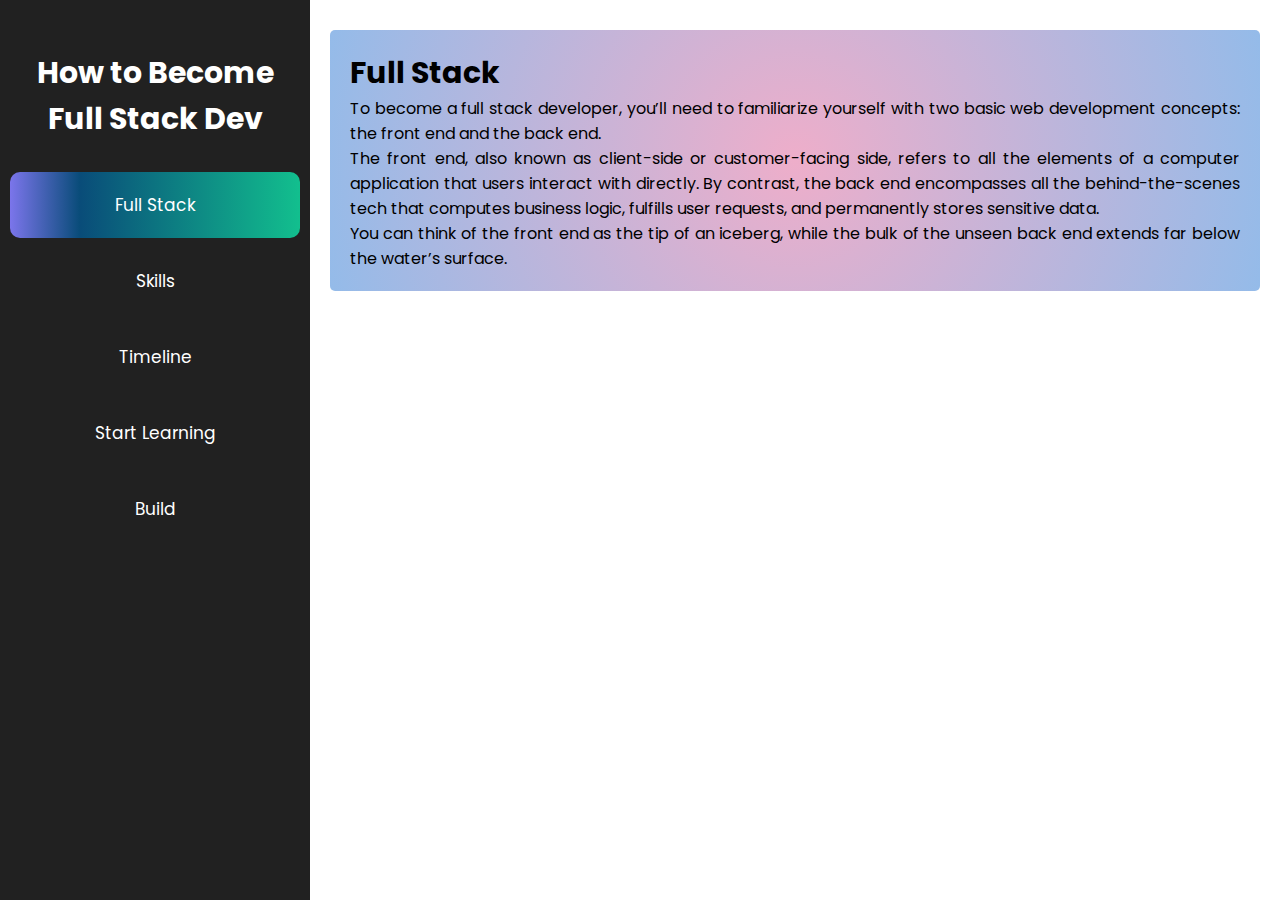
<file: index.html>
<!DOCTYPE html>
<html lang="en">
  <head>
    <meta charset="UTF-8" />
    <meta http-equiv="X-UA-Compatible" content="IE=edge" />
    <meta name="viewport" content="width=device-width, initial-scale=1.0" />
    <title>Technical Documentation - Full Stack</title>
    <link rel="stylesheet" href="styles.css" />
  </head>
 <!-- Google Tag Manager -->
<script>(function(w,d,s,l,i){w[l]=w[l]||[];w[l].push({'gtm.start':
  new Date().getTime(),event:'gtm.js'});var f=d.getElementsByTagName(s)[0],
  j=d.createElement(s),dl=l!='dataLayer'?'&l='+l:'';j.async=true;j.src=
  'https://www.googletagmanager.com/gtm.js?id='+i+dl;f.parentNode.insertBefore(j,f);
  })(window,document,'script','dataLayer','GTM-P95NZKG');</script>
  <!-- End Google Tag Manager -->
  <body>
   <!-- Google Tag Manager (noscript) -->
<noscript><iframe src="https://www.googletagmanager.com/ns.html?id=GTM-P95NZKG"
  height="0" width="0" style="display:none;visibility:hidden"></iframe></noscript>
  <!-- End Google Tag Manager (noscript) -->
    <!-- Start of side nav -->
    <nav id="navbar">
      <header>How to Become Full Stack Dev</header>
      <ul>
        <li>
          <a class="nav-link active" href="index.html">Full Stack</a>
        </li>
        <li>
          <a class="nav-link" href="skills.html">Skills</a>
        </li>
        <li>
          <a class="nav-link" href="timeline.html">Timeline</a>
        </li>
        <li>
          <a class="nav-link" href="start-learning.html">Start Learning</a>
        </li>
        <li>
          <a class="nav-link" href="build.html">Build</a>
        </li>
      </ul>
    </nav>
    <!-- End of sidenav -->
    <main id="main-doc">
      <section class="main-section" id="Full_Stack">
        <header>Full Stack</header>
        <p>
          To become a full stack developer, you’ll need to familiarize yourself
          with two basic web development concepts: the front end and the back
          end.
        </p>
        <p>
          The front end, also known as client-side or customer-facing side,
          refers to all the elements of a computer application that users
          interact with directly. By contrast, the back end encompasses all the
          behind-the-scenes tech that computes business logic, fulfills user
          requests, and permanently stores sensitive data.
        </p>
        <p>
          You can think of the front end as the tip of an iceberg, while the
          bulk of the unseen back end extends far below the water’s surface.
        </p>
      </section>
  </body>
</html>
</file>
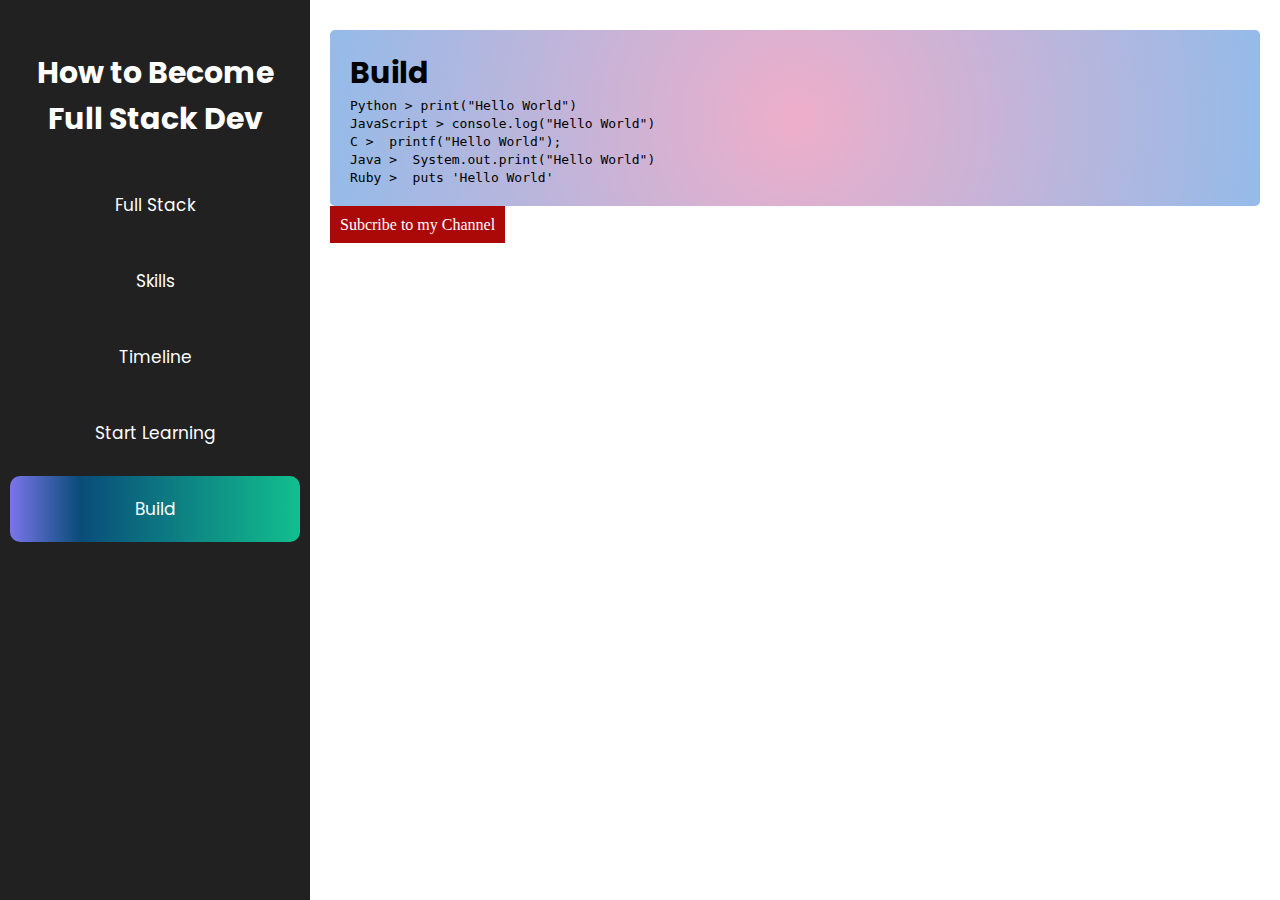
<file: build.html>
<!DOCTYPE html>
<html lang="en">
  <head>
    <meta charset="UTF-8" />
    <meta http-equiv="X-UA-Compatible" content="IE=edge" />
    <meta name="viewport" content="width=device-width, initial-scale=1.0" />
    <title>Technical Documentation - Build</title>
    <link rel="stylesheet" href="styles.css" />
  </head>
  <!-- Google Tag Manager -->
<script>(function(w,d,s,l,i){w[l]=w[l]||[];w[l].push({'gtm.start':
  new Date().getTime(),event:'gtm.js'});var f=d.getElementsByTagName(s)[0],
  j=d.createElement(s),dl=l!='dataLayer'?'&l='+l:'';j.async=true;j.src=
  'https://www.googletagmanager.com/gtm.js?id='+i+dl;f.parentNode.insertBefore(j,f);
  })(window,document,'script','dataLayer','GTM-P95NZKG');</script>
  <!-- End Google Tag Manager -->
  <body>
    <!-- Google Tag Manager (noscript) -->
<noscript><iframe src="https://www.googletagmanager.com/ns.html?id=GTM-P95NZKG"
  height="0" width="0" style="display:none;visibility:hidden"></iframe></noscript>
  <!-- End Google Tag Manager (noscript) -->
    <!-- Start of side nav -->
    <nav id="navbar">
      <header>How to Become Full Stack Dev</header>
      <ul>
        <li>
          <a class="nav-link" href="index.html">Full Stack</a>
        </li>
        <li>
          <a class="nav-link" href="skills.html">Skills</a>
        </li>
        <li>
          <a class="nav-link" href="timeline.html">Timeline</a>
        </li>
        <li>
          <a class="nav-link" href="start-learning.html">Start Learning</a>
        </li>
        <li>
          <a class="nav-link active" href="build.html">Build</a>
        </li>
      </ul>
    </nav>
    <!-- End of sidenav -->
    <main id="main-doc">
      <section class="main-section" id="Build">
        <header>Build</header>
        <code> Python >&nbsp;print("Hello World") </code><br />
        <code>JavaScript >&nbsp;console.log("Hello World")</code><br />
        <code>C > &nbsp;printf("Hello World");</code><br />
        <code>Java > &nbsp;System.out.print("Hello World")</code><br />
        <code>Ruby > &nbsp;puts 'Hello World' </code><br />
      </section>
      <a class="yt-subscribe" href="https://www.youtube.com" target="_blank">Subcribe to my Channel</a>
    </main>
  </body>
</html>
</file>
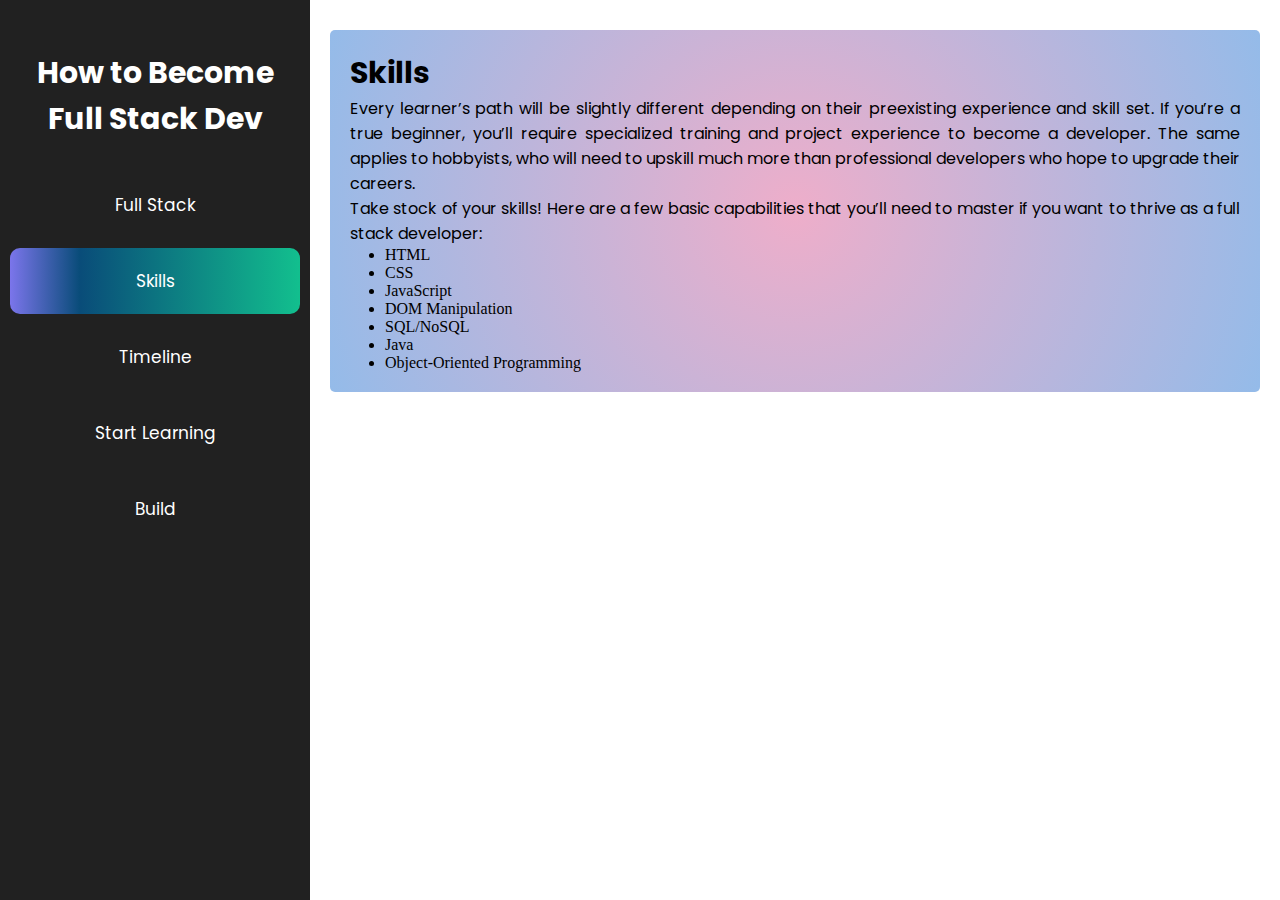
<file: skills.html>
<!DOCTYPE html>
<html lang="en">
  <head>
    <meta charset="UTF-8" />
    <meta http-equiv="X-UA-Compatible" content="IE=edge" />
    <meta name="viewport" content="width=device-width, initial-scale=1.0" />
    <title>Technical Documentation - Skills</title>
    <link rel="stylesheet" href="styles.css" />
  </head>
 <!-- Google Tag Manager -->
<script>(function(w,d,s,l,i){w[l]=w[l]||[];w[l].push({'gtm.start':
  new Date().getTime(),event:'gtm.js'});var f=d.getElementsByTagName(s)[0],
  j=d.createElement(s),dl=l!='dataLayer'?'&l='+l:'';j.async=true;j.src=
  'https://www.googletagmanager.com/gtm.js?id='+i+dl;f.parentNode.insertBefore(j,f);
  })(window,document,'script','dataLayer','GTM-P95NZKG');</script>
  <!-- End Google Tag Manager -->
  <body>
   <!-- Google Tag Manager (noscript) -->
<noscript><iframe src="https://www.googletagmanager.com/ns.html?id=GTM-P95NZKG"
  height="0" width="0" style="display:none;visibility:hidden"></iframe></noscript>
  <!-- End Google Tag Manager (noscript) -->
    <!-- Start of side nav -->
    <nav id="navbar">
      <header>How to Become Full Stack Dev</header>
      <ul>
        <li>
          <a class="nav-link" href="index.html">Full Stack</a>
        </li>
        <li>
          <a class="nav-link active" href="skills.html">Skills</a>
        </li>
        <li>
          <a class="nav-link" href="timeline.html">Timeline</a>
        </li>
        <li>
          <a class="nav-link" href="start-learning.html">Start Learning</a>
        </li>
        <li>
          <a class="nav-link" href="build.html">Build</a>
        </li>
      </ul>
    </nav>
    <!-- End of sidenav -->
    <main id="main-doc">
      <section class="main-section" id="Skills">
        <header>Skills</header>
        <p>
          Every learner’s path will be slightly different depending on their
          preexisting experience and skill set. If you’re a true beginner,
          you’ll require specialized training and project experience to become a
          developer. The same applies to hobbyists, who will need to upskill
          much more than professional developers who hope to upgrade their
          careers.
        </p>
        <p>
          Take stock of your skills! Here are a few basic capabilities that
          you’ll need to master if you want to thrive as a full stack developer:
        </p>
        <ul class="tab">
          <li>HTML</li>
          <li>CSS</li>
          <li>JavaScript</li>
          <li>DOM Manipulation</li>
          <li>SQL/NoSQL</li>
          <li>Java</li>
          <li>Object-Oriented Programming</li>
        </ul>
      </section>
  </body>
</html>
</file>
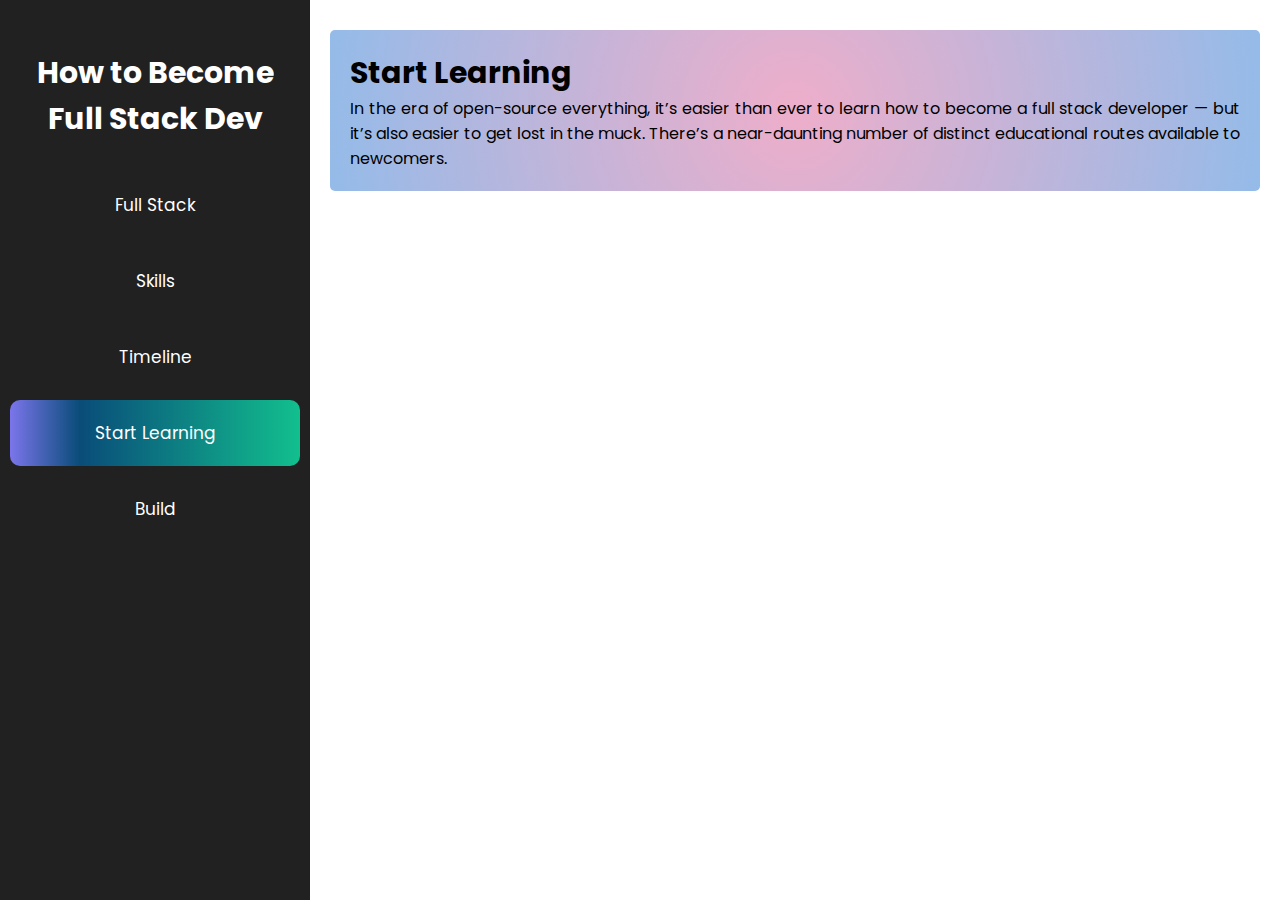
<file: start-learning.html>
<!DOCTYPE html>
<html lang="en">
  <head>
    <meta charset="UTF-8" />
    <meta http-equiv="X-UA-Compatible" content="IE=edge" />
    <meta name="viewport" content="width=device-width, initial-scale=1.0" />
    <title>Technical Documentation - Start Learning</title>
    <link rel="stylesheet" href="styles.css" />
  </head>
  <!-- Google Tag Manager -->
<script>(function(w,d,s,l,i){w[l]=w[l]||[];w[l].push({'gtm.start':
  new Date().getTime(),event:'gtm.js'});var f=d.getElementsByTagName(s)[0],
  j=d.createElement(s),dl=l!='dataLayer'?'&l='+l:'';j.async=true;j.src=
  'https://www.googletagmanager.com/gtm.js?id='+i+dl;f.parentNode.insertBefore(j,f);
  })(window,document,'script','dataLayer','GTM-P95NZKG');</script>
  <!-- End Google Tag Manager -->
  <body>
   <!-- Google Tag Manager (noscript) -->
<noscript><iframe src="https://www.googletagmanager.com/ns.html?id=GTM-P95NZKG"
  height="0" width="0" style="display:none;visibility:hidden"></iframe></noscript>
  <!-- End Google Tag Manager (noscript) -->
    <!-- Start of side nav -->
    <nav id="navbar">
      <header>How to Become Full Stack Dev</header>
      <ul>
        <li>
          <a class="nav-link" href="index.html">Full Stack</a>
        </li>
        <li>
          <a class="nav-link" href="skills.html">Skills</a>
        </li>
        <li>
          <a class="nav-link" href="timeline.html">Timeline</a>
        </li>
        <li>
          <a class="nav-link active" href="start-learning.html">Start Learning</a>
        </li>
        <li>
          <a class="nav-link" href="build.html">Build</a>
        </li>
      </ul>
    </nav>
    <!-- End of sidenav -->
    <main id="main-doc">
      <section class="main-section" id="Start_Learning">
        <header>Start Learning</header>
        <p>
          In the era of open-source everything, it’s easier than ever to learn
          how to become a full stack developer — but it’s also easier to get
          lost in the muck. There’s a near-daunting number of distinct
          educational routes available to newcomers.
        </p>
      </section>
  </body>
</html>
</file>
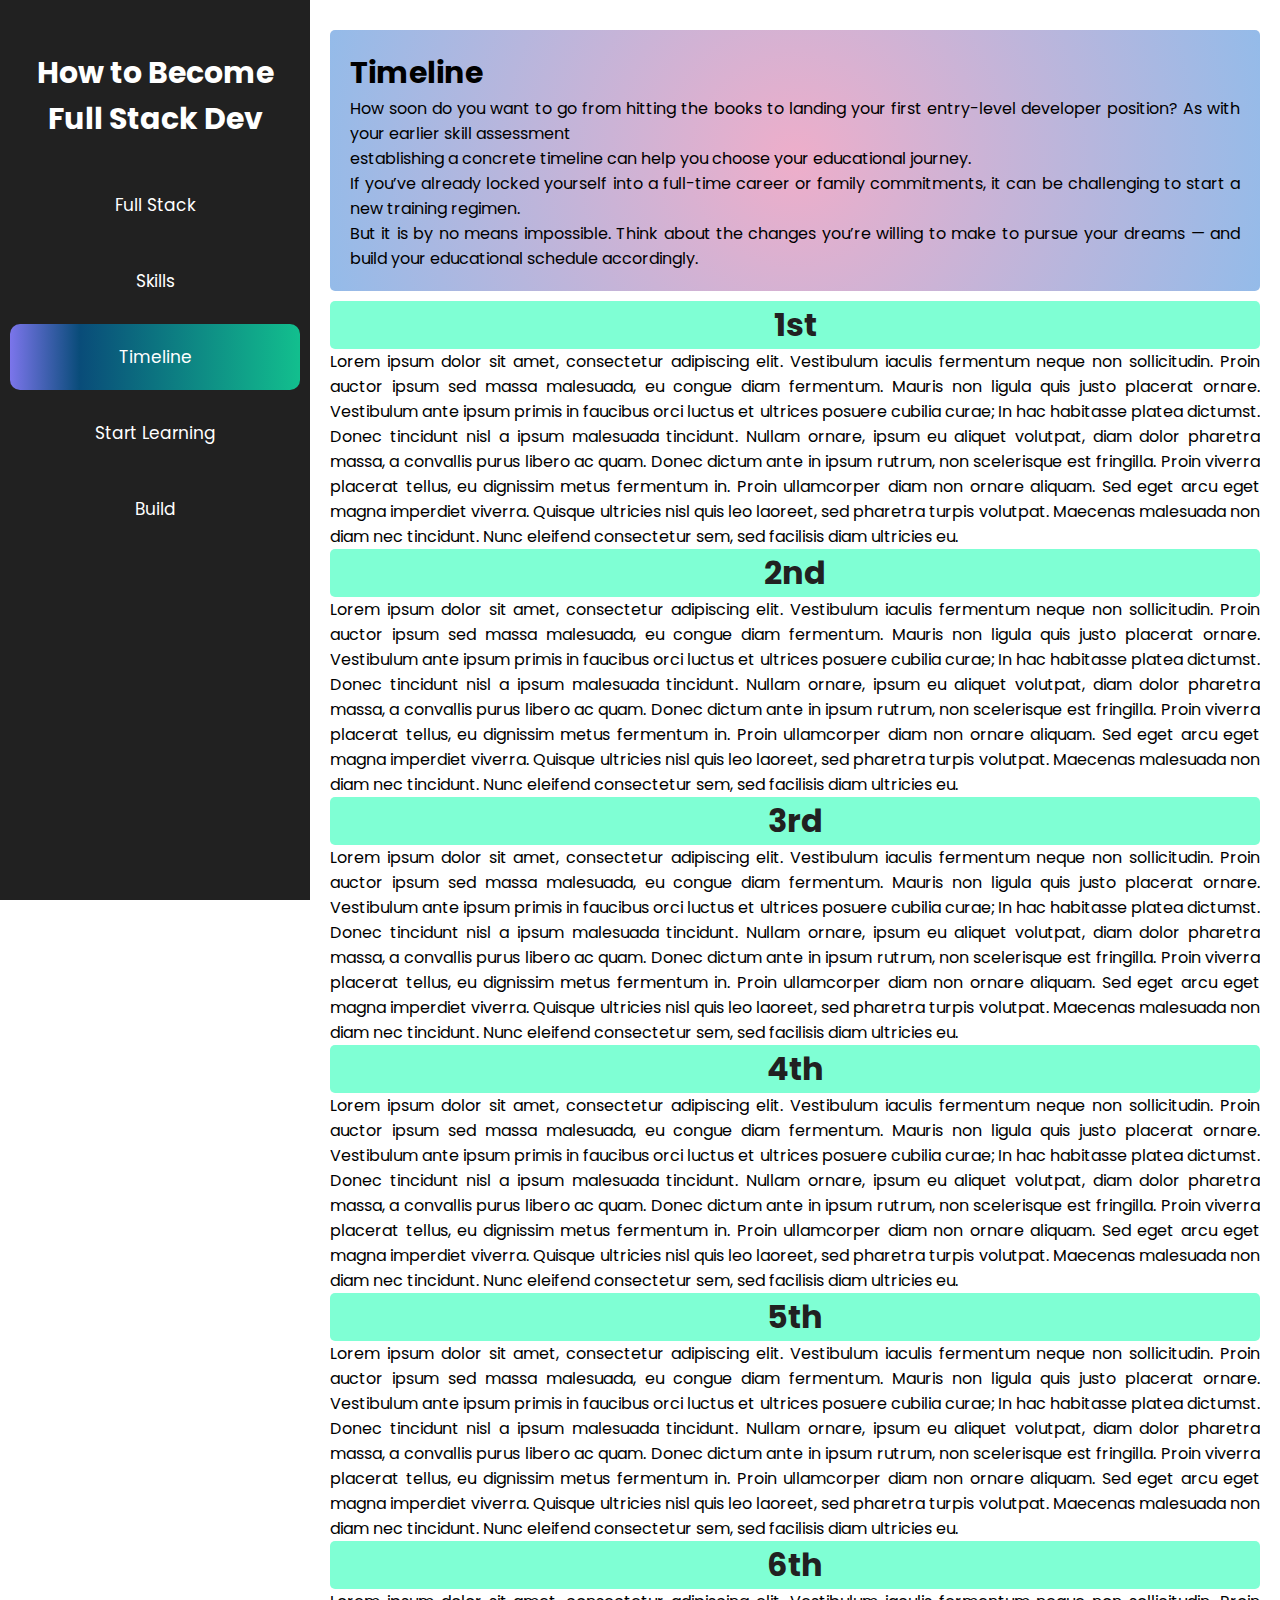
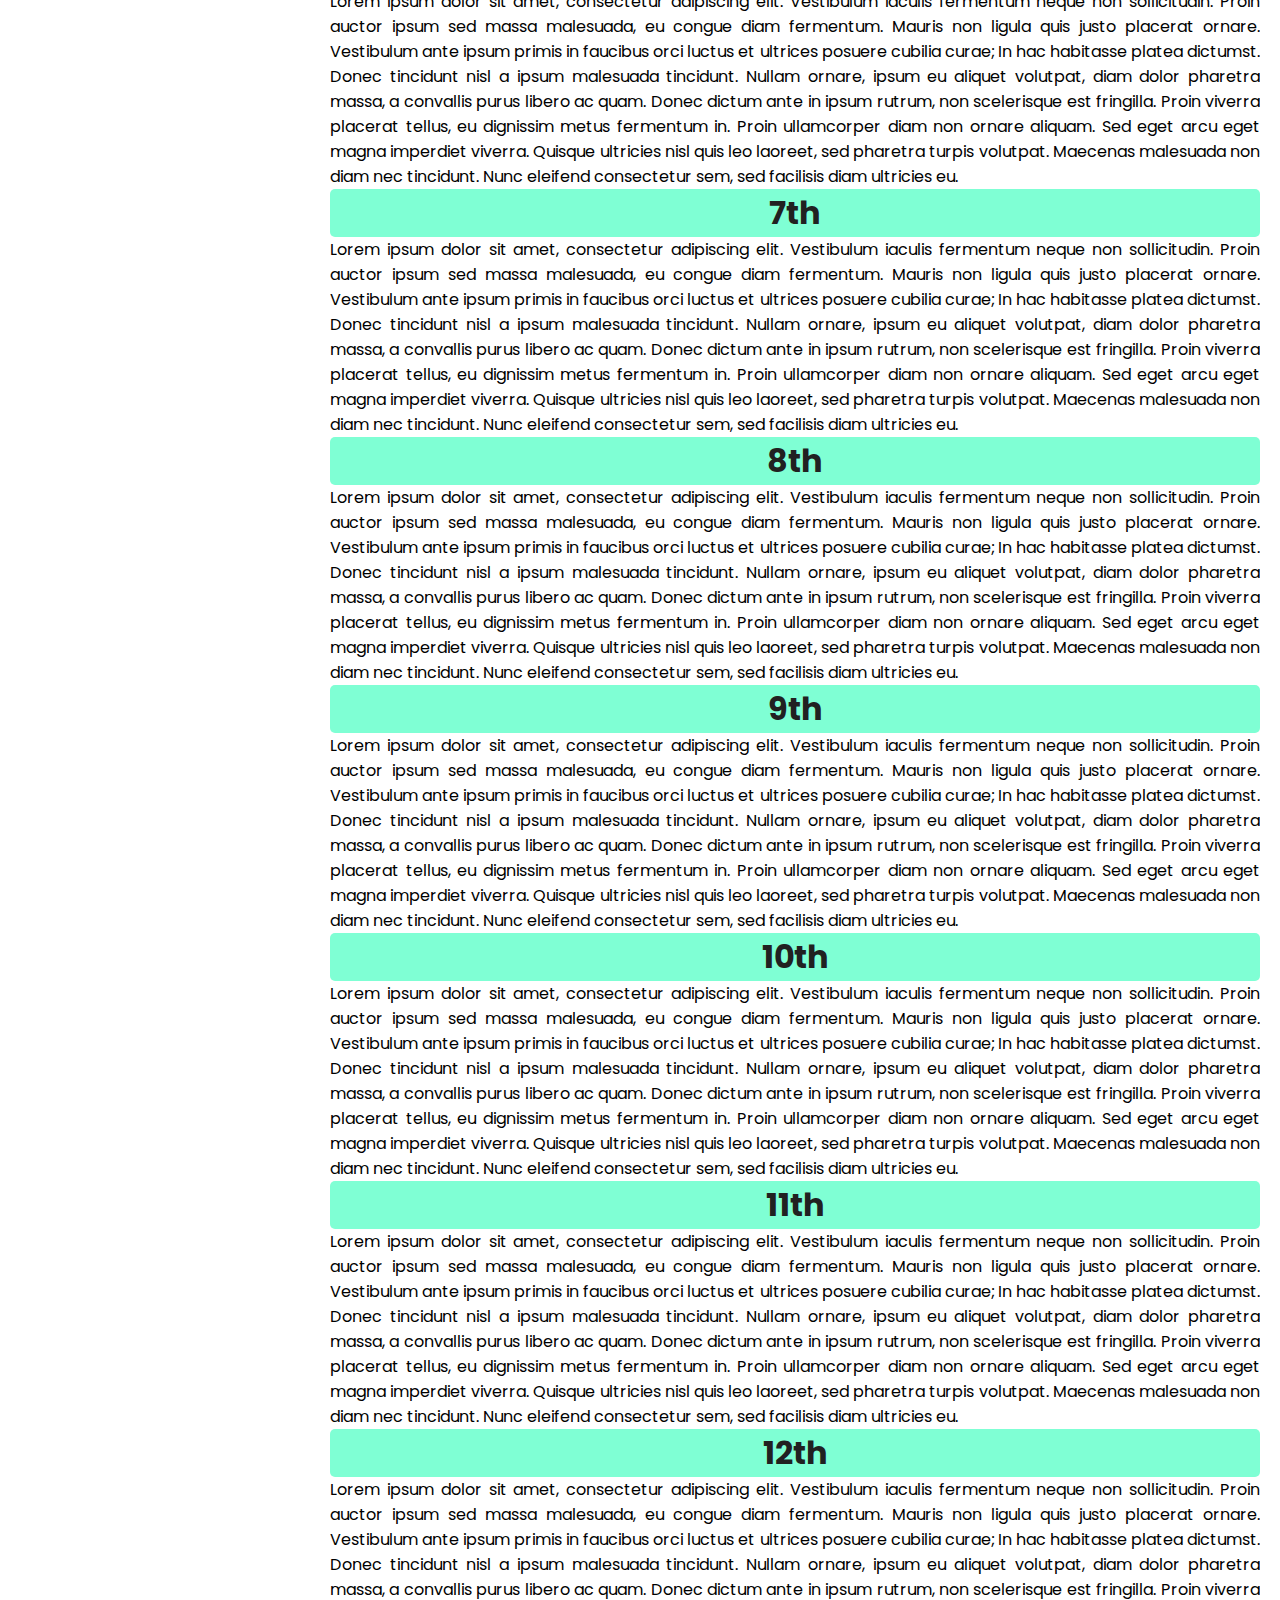
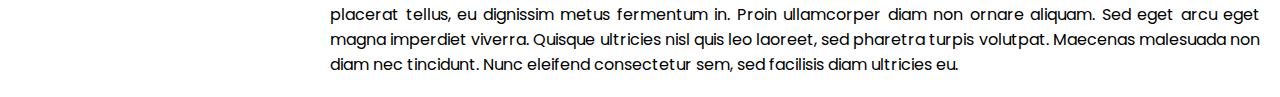
<file: timeline.html>
<!DOCTYPE html>
<html lang="en">
  <head>
    <meta charset="UTF-8" />
    <meta http-equiv="X-UA-Compatible" content="IE=edge" />
    <meta name="viewport" content="width=device-width, initial-scale=1.0" />
    <title>Technical Documentation - Timeline</title>
    <link rel="stylesheet" href="styles.css" />
  </head>
  <!-- Google Tag Manager -->
<script>(function(w,d,s,l,i){w[l]=w[l]||[];w[l].push({'gtm.start':
  new Date().getTime(),event:'gtm.js'});var f=d.getElementsByTagName(s)[0],
  j=d.createElement(s),dl=l!='dataLayer'?'&l='+l:'';j.async=true;j.src=
  'https://www.googletagmanager.com/gtm.js?id='+i+dl;f.parentNode.insertBefore(j,f);
  })(window,document,'script','dataLayer','GTM-P95NZKG');</script>
  <!-- End Google Tag Manager -->
  <body>
    <!-- Google Tag Manager (noscript) -->
<noscript><iframe src="https://www.googletagmanager.com/ns.html?id=GTM-P95NZKG"
  height="0" width="0" style="display:none;visibility:hidden"></iframe></noscript>
  <!-- End Google Tag Manager (noscript) -->
    <!-- Start of side nav -->
    <nav id="navbar">
      <header>How to Become Full Stack Dev</header>
      <ul>
        <li>
          <a class="nav-link" href="index.html">Full Stack</a>
        </li>
        <li>
          <a class="nav-link" href="skills.html">Skills</a>
        </li>
        <li>
          <a class="nav-link active" href="timeline.html">Timeline</a>
        </li>
        <li>
          <a class="nav-link" href="start-learning.html">Start Learning</a>
        </li>
        <li>
          <a class="nav-link" href="build.html">Build</a>
        </li>
      </ul>
    </nav>
    <!-- End of sidenav -->
    <main id="main-doc">
      <div style="overflow:scroll; height:100%;">
      <section class="main-section" id="Timeline">
        <header>Timeline</header>
        <p>
          How soon do you want to go from hitting the books to landing your
          first entry-level developer position? As with your earlier skill
          assessment
        </p>
        <p>
          establishing a concrete timeline can help you choose your educational
          journey.
        </p>
        <p>
          If you’ve already locked yourself into a full-time career or family
          commitments, it can be challenging to start a new training regimen.
        </p>
        <p>
          But it is by no means impossible. Think about the changes you’re
          willing to make to pursue your dreams — and build your educational
          schedule accordingly.
        </p>
      </section>
      <h1 class="txt-title">1st</h1>
        <p>Lorem ipsum dolor sit amet, consectetur adipiscing elit. Vestibulum iaculis fermentum neque non sollicitudin. Proin auctor ipsum sed massa malesuada, eu congue diam fermentum. Mauris non ligula quis justo placerat ornare. Vestibulum ante ipsum primis in faucibus orci luctus et ultrices posuere cubilia curae; In hac habitasse platea dictumst. Donec tincidunt nisl a ipsum malesuada tincidunt. Nullam ornare, ipsum eu aliquet volutpat, diam dolor pharetra massa, a convallis purus libero ac quam. Donec dictum ante in ipsum rutrum, non scelerisque est fringilla. Proin viverra placerat tellus, eu dignissim metus fermentum in. Proin ullamcorper diam non ornare aliquam. Sed eget arcu eget magna imperdiet viverra. Quisque ultricies nisl quis leo laoreet, sed pharetra turpis volutpat. Maecenas malesuada non diam nec tincidunt. Nunc eleifend consectetur sem, sed facilisis diam ultricies eu.</p>
        <h1 class="txt-title">2nd</h1>
        <p>Lorem ipsum dolor sit amet, consectetur adipiscing elit. Vestibulum iaculis fermentum neque non sollicitudin. Proin auctor ipsum sed massa malesuada, eu congue diam fermentum. Mauris non ligula quis justo placerat ornare. Vestibulum ante ipsum primis in faucibus orci luctus et ultrices posuere cubilia curae; In hac habitasse platea dictumst. Donec tincidunt nisl a ipsum malesuada tincidunt. Nullam ornare, ipsum eu aliquet volutpat, diam dolor pharetra massa, a convallis purus libero ac quam. Donec dictum ante in ipsum rutrum, non scelerisque est fringilla. Proin viverra placerat tellus, eu dignissim metus fermentum in. Proin ullamcorper diam non ornare aliquam. Sed eget arcu eget magna imperdiet viverra. Quisque ultricies nisl quis leo laoreet, sed pharetra turpis volutpat. Maecenas malesuada non diam nec tincidunt. Nunc eleifend consectetur sem, sed facilisis diam ultricies eu.</p>
        <h1 class="txt-title">3rd</h1>
        <p>Lorem ipsum dolor sit amet, consectetur adipiscing elit. Vestibulum iaculis fermentum neque non sollicitudin. Proin auctor ipsum sed massa malesuada, eu congue diam fermentum. Mauris non ligula quis justo placerat ornare. Vestibulum ante ipsum primis in faucibus orci luctus et ultrices posuere cubilia curae; In hac habitasse platea dictumst. Donec tincidunt nisl a ipsum malesuada tincidunt. Nullam ornare, ipsum eu aliquet volutpat, diam dolor pharetra massa, a convallis purus libero ac quam. Donec dictum ante in ipsum rutrum, non scelerisque est fringilla. Proin viverra placerat tellus, eu dignissim metus fermentum in. Proin ullamcorper diam non ornare aliquam. Sed eget arcu eget magna imperdiet viverra. Quisque ultricies nisl quis leo laoreet, sed pharetra turpis volutpat. Maecenas malesuada non diam nec tincidunt. Nunc eleifend consectetur sem, sed facilisis diam ultricies eu.</p>
        <h1 class="txt-title">4th</h1>
        <p>Lorem ipsum dolor sit amet, consectetur adipiscing elit. Vestibulum iaculis fermentum neque non sollicitudin. Proin auctor ipsum sed massa malesuada, eu congue diam fermentum. Mauris non ligula quis justo placerat ornare. Vestibulum ante ipsum primis in faucibus orci luctus et ultrices posuere cubilia curae; In hac habitasse platea dictumst. Donec tincidunt nisl a ipsum malesuada tincidunt. Nullam ornare, ipsum eu aliquet volutpat, diam dolor pharetra massa, a convallis purus libero ac quam. Donec dictum ante in ipsum rutrum, non scelerisque est fringilla. Proin viverra placerat tellus, eu dignissim metus fermentum in. Proin ullamcorper diam non ornare aliquam. Sed eget arcu eget magna imperdiet viverra. Quisque ultricies nisl quis leo laoreet, sed pharetra turpis volutpat. Maecenas malesuada non diam nec tincidunt. Nunc eleifend consectetur sem, sed facilisis diam ultricies eu.</p>
        <h1 class="txt-title">5th</h1>
        <p>Lorem ipsum dolor sit amet, consectetur adipiscing elit. Vestibulum iaculis fermentum neque non sollicitudin. Proin auctor ipsum sed massa malesuada, eu congue diam fermentum. Mauris non ligula quis justo placerat ornare. Vestibulum ante ipsum primis in faucibus orci luctus et ultrices posuere cubilia curae; In hac habitasse platea dictumst. Donec tincidunt nisl a ipsum malesuada tincidunt. Nullam ornare, ipsum eu aliquet volutpat, diam dolor pharetra massa, a convallis purus libero ac quam. Donec dictum ante in ipsum rutrum, non scelerisque est fringilla. Proin viverra placerat tellus, eu dignissim metus fermentum in. Proin ullamcorper diam non ornare aliquam. Sed eget arcu eget magna imperdiet viverra. Quisque ultricies nisl quis leo laoreet, sed pharetra turpis volutpat. Maecenas malesuada non diam nec tincidunt. Nunc eleifend consectetur sem, sed facilisis diam ultricies eu.</p>
        <h1 class="txt-title">6th</h1>
        <p>Lorem ipsum dolor sit amet, consectetur adipiscing elit. Vestibulum iaculis fermentum neque non sollicitudin. Proin auctor ipsum sed massa malesuada, eu congue diam fermentum. Mauris non ligula quis justo placerat ornare. Vestibulum ante ipsum primis in faucibus orci luctus et ultrices posuere cubilia curae; In hac habitasse platea dictumst. Donec tincidunt nisl a ipsum malesuada tincidunt. Nullam ornare, ipsum eu aliquet volutpat, diam dolor pharetra massa, a convallis purus libero ac quam. Donec dictum ante in ipsum rutrum, non scelerisque est fringilla. Proin viverra placerat tellus, eu dignissim metus fermentum in. Proin ullamcorper diam non ornare aliquam. Sed eget arcu eget magna imperdiet viverra. Quisque ultricies nisl quis leo laoreet, sed pharetra turpis volutpat. Maecenas malesuada non diam nec tincidunt. Nunc eleifend consectetur sem, sed facilisis diam ultricies eu.</p>
        <h1 class="txt-title">7th</h1>
        <p>Lorem ipsum dolor sit amet, consectetur adipiscing elit. Vestibulum iaculis fermentum neque non sollicitudin. Proin auctor ipsum sed massa malesuada, eu congue diam fermentum. Mauris non ligula quis justo placerat ornare. Vestibulum ante ipsum primis in faucibus orci luctus et ultrices posuere cubilia curae; In hac habitasse platea dictumst. Donec tincidunt nisl a ipsum malesuada tincidunt. Nullam ornare, ipsum eu aliquet volutpat, diam dolor pharetra massa, a convallis purus libero ac quam. Donec dictum ante in ipsum rutrum, non scelerisque est fringilla. Proin viverra placerat tellus, eu dignissim metus fermentum in. Proin ullamcorper diam non ornare aliquam. Sed eget arcu eget magna imperdiet viverra. Quisque ultricies nisl quis leo laoreet, sed pharetra turpis volutpat. Maecenas malesuada non diam nec tincidunt. Nunc eleifend consectetur sem, sed facilisis diam ultricies eu.</p>
        <h1 class="txt-title">8th</h1>
        <p>Lorem ipsum dolor sit amet, consectetur adipiscing elit. Vestibulum iaculis fermentum neque non sollicitudin. Proin auctor ipsum sed massa malesuada, eu congue diam fermentum. Mauris non ligula quis justo placerat ornare. Vestibulum ante ipsum primis in faucibus orci luctus et ultrices posuere cubilia curae; In hac habitasse platea dictumst. Donec tincidunt nisl a ipsum malesuada tincidunt. Nullam ornare, ipsum eu aliquet volutpat, diam dolor pharetra massa, a convallis purus libero ac quam. Donec dictum ante in ipsum rutrum, non scelerisque est fringilla. Proin viverra placerat tellus, eu dignissim metus fermentum in. Proin ullamcorper diam non ornare aliquam. Sed eget arcu eget magna imperdiet viverra. Quisque ultricies nisl quis leo laoreet, sed pharetra turpis volutpat. Maecenas malesuada non diam nec tincidunt. Nunc eleifend consectetur sem, sed facilisis diam ultricies eu.</p>
        <h1 class="txt-title">9th</h1>
        <p>Lorem ipsum dolor sit amet, consectetur adipiscing elit. Vestibulum iaculis fermentum neque non sollicitudin. Proin auctor ipsum sed massa malesuada, eu congue diam fermentum. Mauris non ligula quis justo placerat ornare. Vestibulum ante ipsum primis in faucibus orci luctus et ultrices posuere cubilia curae; In hac habitasse platea dictumst. Donec tincidunt nisl a ipsum malesuada tincidunt. Nullam ornare, ipsum eu aliquet volutpat, diam dolor pharetra massa, a convallis purus libero ac quam. Donec dictum ante in ipsum rutrum, non scelerisque est fringilla. Proin viverra placerat tellus, eu dignissim metus fermentum in. Proin ullamcorper diam non ornare aliquam. Sed eget arcu eget magna imperdiet viverra. Quisque ultricies nisl quis leo laoreet, sed pharetra turpis volutpat. Maecenas malesuada non diam nec tincidunt. Nunc eleifend consectetur sem, sed facilisis diam ultricies eu.</p>
        <h1 class="txt-title">10th</h1>
        <p>Lorem ipsum dolor sit amet, consectetur adipiscing elit. Vestibulum iaculis fermentum neque non sollicitudin. Proin auctor ipsum sed massa malesuada, eu congue diam fermentum. Mauris non ligula quis justo placerat ornare. Vestibulum ante ipsum primis in faucibus orci luctus et ultrices posuere cubilia curae; In hac habitasse platea dictumst. Donec tincidunt nisl a ipsum malesuada tincidunt. Nullam ornare, ipsum eu aliquet volutpat, diam dolor pharetra massa, a convallis purus libero ac quam. Donec dictum ante in ipsum rutrum, non scelerisque est fringilla. Proin viverra placerat tellus, eu dignissim metus fermentum in. Proin ullamcorper diam non ornare aliquam. Sed eget arcu eget magna imperdiet viverra. Quisque ultricies nisl quis leo laoreet, sed pharetra turpis volutpat. Maecenas malesuada non diam nec tincidunt. Nunc eleifend consectetur sem, sed facilisis diam ultricies eu.</p>
        <h1 class="txt-title">11th</h1>
        <p>Lorem ipsum dolor sit amet, consectetur adipiscing elit. Vestibulum iaculis fermentum neque non sollicitudin. Proin auctor ipsum sed massa malesuada, eu congue diam fermentum. Mauris non ligula quis justo placerat ornare. Vestibulum ante ipsum primis in faucibus orci luctus et ultrices posuere cubilia curae; In hac habitasse platea dictumst. Donec tincidunt nisl a ipsum malesuada tincidunt. Nullam ornare, ipsum eu aliquet volutpat, diam dolor pharetra massa, a convallis purus libero ac quam. Donec dictum ante in ipsum rutrum, non scelerisque est fringilla. Proin viverra placerat tellus, eu dignissim metus fermentum in. Proin ullamcorper diam non ornare aliquam. Sed eget arcu eget magna imperdiet viverra. Quisque ultricies nisl quis leo laoreet, sed pharetra turpis volutpat. Maecenas malesuada non diam nec tincidunt. Nunc eleifend consectetur sem, sed facilisis diam ultricies eu.</p>
        <h1 class="txt-title">12th</h1>
        <p>Lorem ipsum dolor sit amet, consectetur adipiscing elit. Vestibulum iaculis fermentum neque non sollicitudin. Proin auctor ipsum sed massa malesuada, eu congue diam fermentum. Mauris non ligula quis justo placerat ornare. Vestibulum ante ipsum primis in faucibus orci luctus et ultrices posuere cubilia curae; In hac habitasse platea dictumst. Donec tincidunt nisl a ipsum malesuada tincidunt. Nullam ornare, ipsum eu aliquet volutpat, diam dolor pharetra massa, a convallis purus libero ac quam. Donec dictum ante in ipsum rutrum, non scelerisque est fringilla. Proin viverra placerat tellus, eu dignissim metus fermentum in. Proin ullamcorper diam non ornare aliquam. Sed eget arcu eget magna imperdiet viverra. Quisque ultricies nisl quis leo laoreet, sed pharetra turpis volutpat. Maecenas malesuada non diam nec tincidunt. Nunc eleifend consectetur sem, sed facilisis diam ultricies eu.</p>
      </div>
  </body>
</html>
</file>
<file: styles.css>
@import url("https://fonts.googleapis.com/css2?family=Noto+Sans:wght@400;700&family=Poppins&display=swap");
* {
  margin: 0;
  padding: 0;
  box-sizing: border-box;
}
#navbar {
  height: 100vh;
  width: 310px;
  position: fixed;
  top: 0;
  left: 0;
  background-color: #212121;
  overflow-x: hidden;
  padding-top: 20px;
  display: block;
}
nav ul li a,
nav > header {
  color: #fff;
  text-decoration: none;
  padding: 20px;
  display: block;
  font-size: 17px;
  text-align: center;
  font-family: "Noto Sans", sans-serif;
  font-family: "Poppins", sans-serif;
  margin: 10px;
}
nav header {
  font-size: 30px;
  font-weight: bold;
  font-family: "Noto Sans", sans-serif;
  font-family: "Poppins", sans-serif;
}
header {
  color: black;
  font-size: 30px;
  font-weight: bold;
  font-family: "Noto Sans", sans-serif;
  font-family: "Poppins", sans-serif;
}
nav ul li a:hover {
  cursor: pointer;
  background: rgb(2, 0, 36);
  background: linear-gradient(
    90deg,
    rgba(2, 0, 36, 1) 0%,
    rgba(121, 9, 79, 1) 24%,
    rgba(0, 212, 255, 1) 100%
  );
  color: #fff;
  border-radius: 10px;
}
.active {
  cursor: pointer;
  background: rgb(2, 0, 36);
  background: linear-gradient(
    90deg,
    rgb(123, 117, 235) 0%,
    rgb(9, 76, 121) 24%,
    rgb(18, 191, 142) 100%
  );
  color: #fff;
  border-radius: 10px;
}
.tab {
  margin-left: 35px;
}
main {
  margin-left: 310px;
  padding: 20px;
}
p {
  text-align: justify;
  font-family: "Noto Sans", sans-serif;
  font-family: "Poppins", sans-serif;
}
.txt-title{
  text-align: center;
  background-color: aquamarine;
  border-radius: 5px;
  color: #212121;
  font-family: "Noto Sans", sans-serif;
  font-family: "Poppins", sans-serif;
}
.main-section {
  background: rgb(238, 174, 202);
  background: radial-gradient(
    circle,
    rgba(238, 174, 202, 1) 0%,
    rgba(148, 187, 233, 1) 100%
  );
  overflow: hidden;
  margin-bottom: 10px;
  border-radius: 5px;
  padding: 20px;
  width: 100%;
  margin: 10px auto;
  height: auto;
}
a.yt-subscribe{
  text-decoration: none;
  color: white;
  background-color: #ab0808;
  padding: 10px;
  transition: 0.2s;
}
a.yt-subscribe:hover{
  background-color: #d55c5c;
  color: aliceblue;
  border-radius: 3px;
  padding-right: 20px;
}
@media only screen and (max-width: 600px) {
  body {
    background: rgb(32, 20, 224);
    background: linear-gradient(
      90deg,
      rgba(32, 20, 224, 1) 0%,
      rgba(222, 152, 231, 1) 22%,
      rgba(0, 255, 136, 1) 87%
    );
  } 
}
</file>
